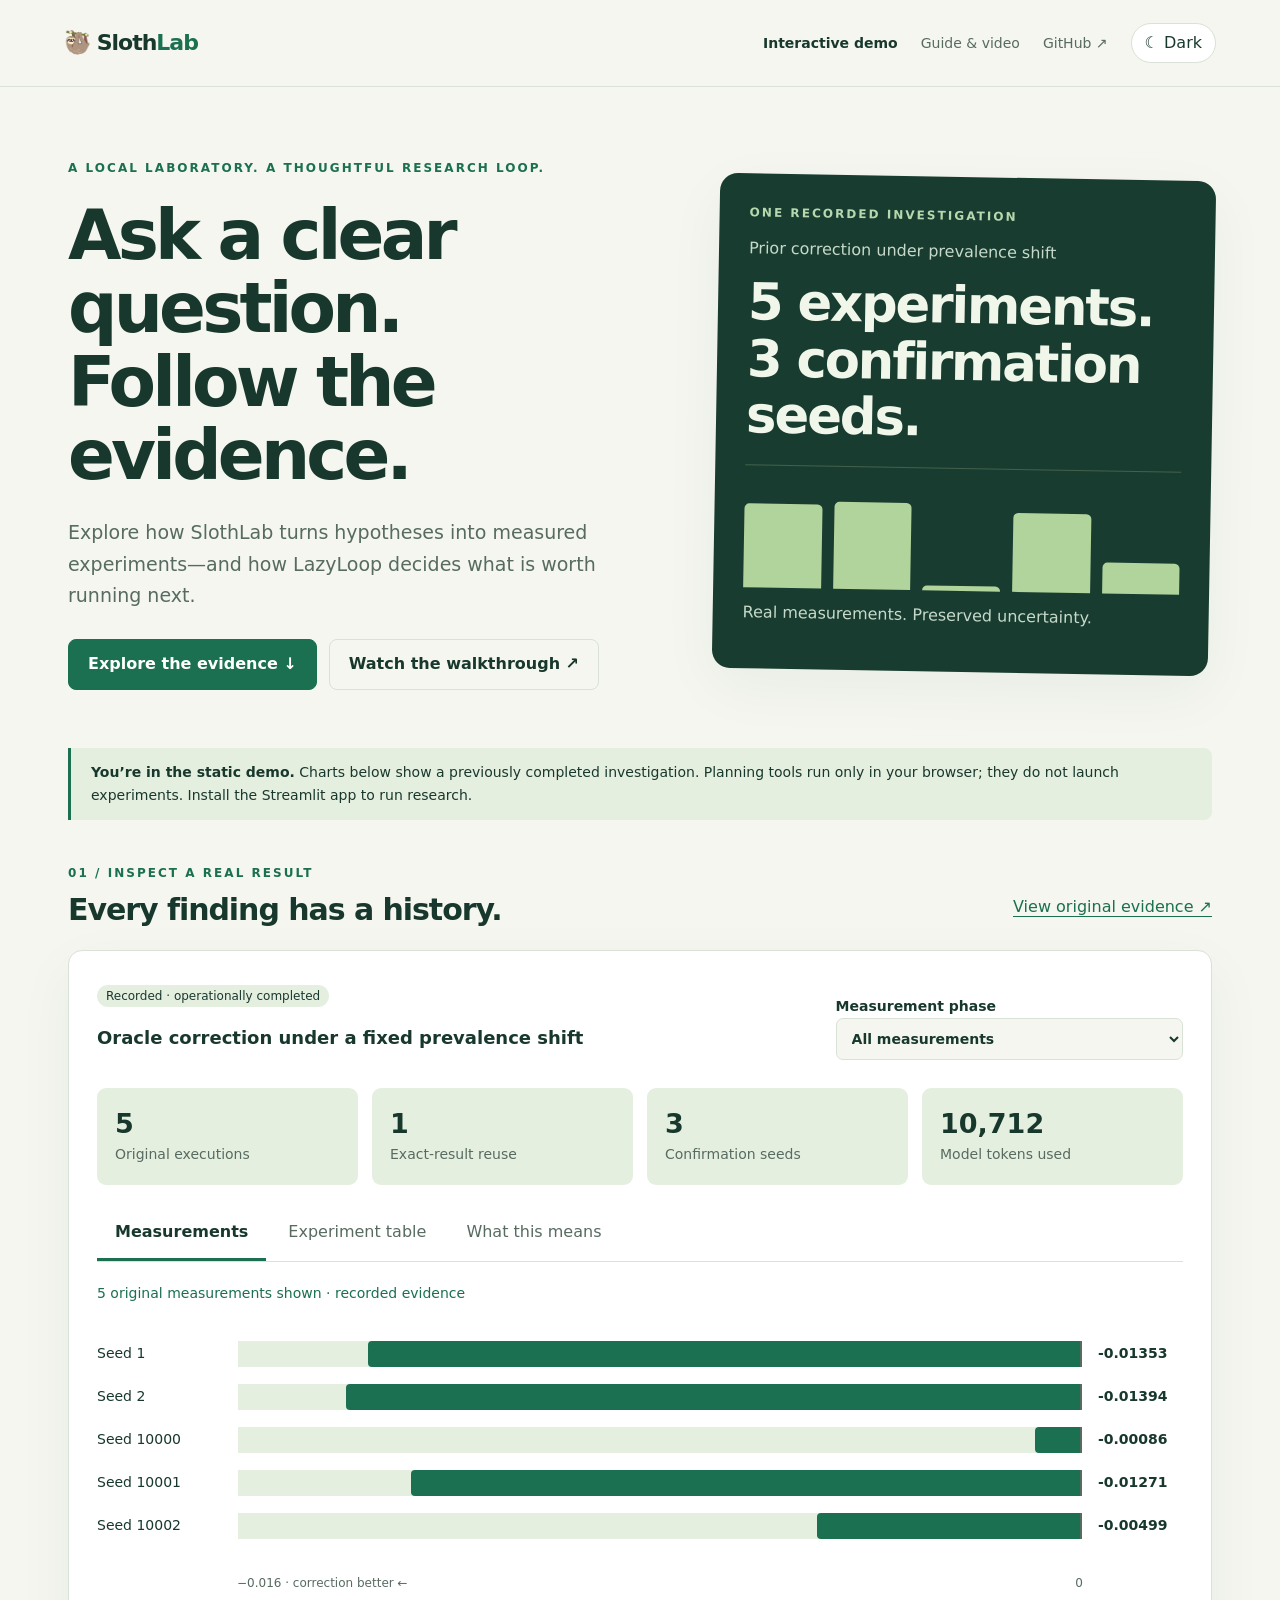
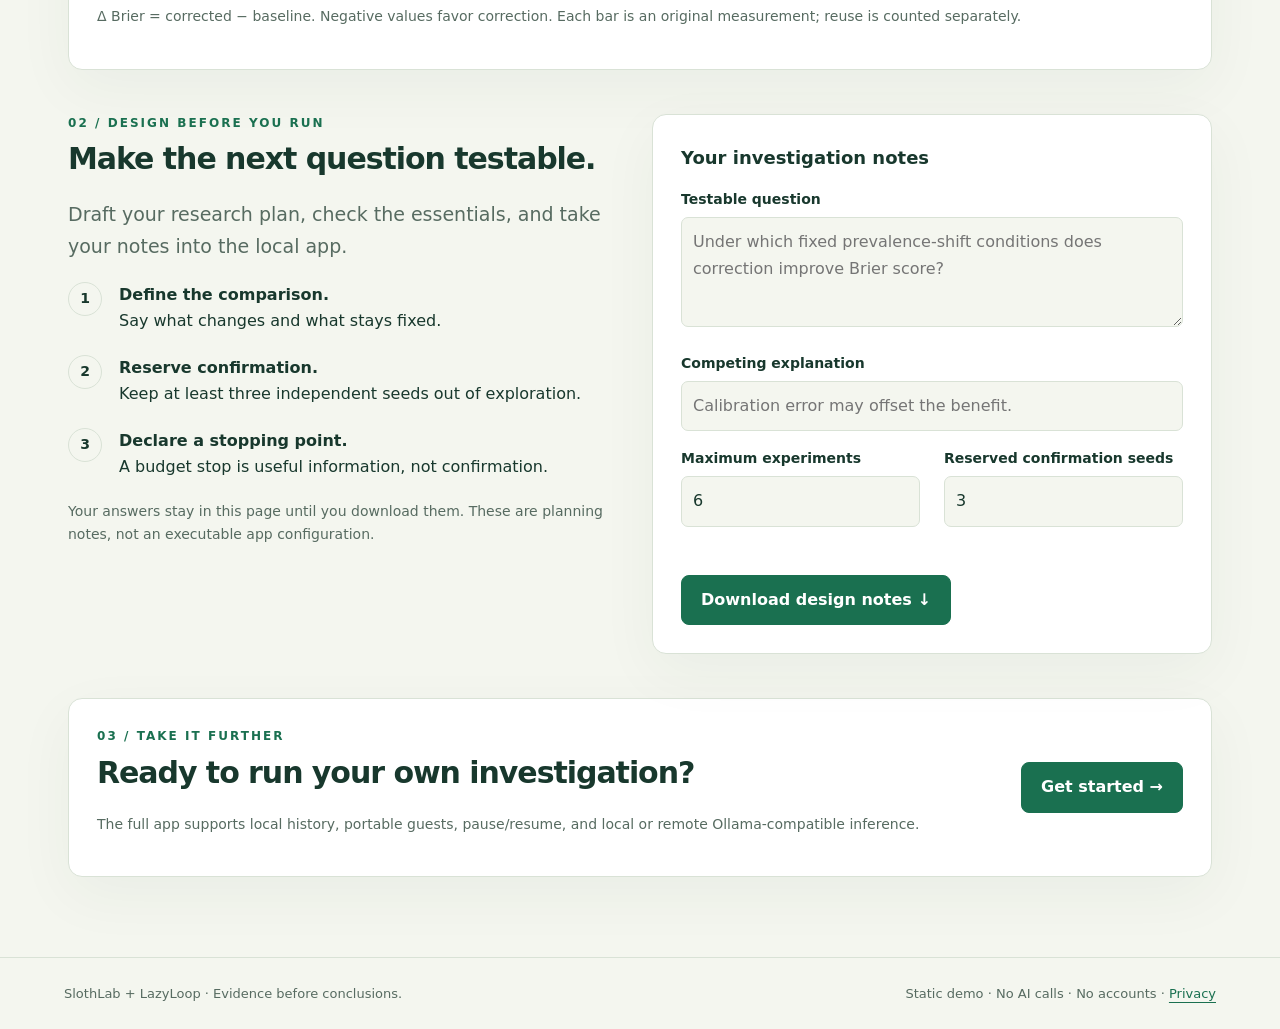
<file: site/index.html>
<!doctype html><html lang="en"><head><meta charset="utf-8"><meta name="viewport" content="width=device-width,initial-scale=1"><meta name="description" content="Explore SlothLab's recorded research evidence, plan an investigation, and learn the workflow."><title>Explore · SlothLab</title><link rel="stylesheet" href="style.css"><script src="app.js" defer></script></head><body><a class="skip" href="#main">Skip to content</a><header><a class="brand" href="index.html">🦥 Sloth<span>Lab</span></a><nav aria-label="Main navigation"><a href="index.html" aria-current="page">Interactive demo</a><a href="help.html">Guide & video</a><a href="https://github.com/mso-docs/LazyLab">GitHub ↗</a><button class="theme" id="theme" type="button" aria-label="Switch color theme">◐ Theme</button></nav></header><main id="main"><noscript><p class="notice">Enable JavaScript for evidence filters and design-note downloads. The guide and original evidence links remain available.</p></noscript><section class="hero"><div><div class="eyebrow">A local laboratory. A thoughtful research loop.</div><h1>Ask a clear question.<br>Follow the evidence.</h1><p class="lede">Explore how SlothLab turns hypotheses into measured experiments—and how LazyLoop decides what is worth running next.</p><div class="actions"><a class="button" href="#evidence">Explore the evidence ↓</a><a class="button secondary" href="help.html#video">Watch the walkthrough ↗</a></div></div><div class="preview"><div class="eyebrow">One recorded investigation</div><p>Prior correction under prevalence shift</p><div class="big">5 experiments.<br>3 confirmation seeds.</div><hr><div class="mini-bars" aria-hidden="true"><span style="height:84.592%"></span><span style="height:87.152%"></span><span style="height:5.347%"></span><span style="height:79.462%"></span><span style="height:31.192%"></span></div><p>Real measurements. Preserved uncertainty.</p></div></section><div class="notice"><strong>You’re in the static demo.</strong> Charts below show a previously completed investigation. Planning tools run only in your browser; they do not launch experiments. Install the Streamlit app to run research.</div>
<section class="section" id="evidence"><div class="section-top"><div><div class="eyebrow">01 / Inspect a real result</div><h2>Every finding has a history.</h2></div><a href="https://github.com/mso-docs/LazyLab/tree/main/docs/examples/complete-investigation">View original evidence ↗</a></div><div class="card"><div class="section-top"><div><span class="tag">Recorded · operationally completed</span><h3 style="margin-top:14px">Oracle correction under a fixed prevalence shift</h3></div><label style="min-width:190px">Measurement phase<select id="phase"><option value="all">All measurements</option><option value="exploratory">Exploration only</option><option value="confirmatory">Confirmation only</option></select></label></div><div class="stats"><div class="stat"><strong>5</strong><span>Original executions</span></div><div class="stat"><strong>1</strong><span>Exact-result reuse</span></div><div class="stat"><strong>3</strong><span>Confirmation seeds</span></div><div class="stat"><strong>10,712</strong><span>Model tokens used</span></div></div><div class="tabs" role="tablist" aria-label="Evidence views"><button role="tab" aria-selected="true" aria-controls="measurements" id="tab-measurements" data-panel="measurements">Measurements</button><button role="tab" aria-selected="false" aria-controls="experiment-table" id="tab-experiment-table" data-panel="experiment-table" tabindex="-1">Experiment table</button><button role="tab" aria-selected="false" aria-controls="interpretation" id="tab-interpretation" data-panel="interpretation" tabindex="-1">What this means</button></div><div id="load-status" class="status" role="status">Loading recorded evidence…</div><section id="measurements" role="tabpanel" aria-labelledby="tab-measurements"><div id="chart" class="chart" aria-label="Recorded delta Brier scores"></div><div class="axis"><span>−0.016 · correction better ←</span><span>0</span></div><p class="muted">Δ Brier = corrected − baseline. Negative values favor correction. Each bar is an original measurement; reuse is counted separately.</p></section><section id="experiment-table" role="tabpanel" aria-labelledby="tab-experiment-table" hidden><div class="table-wrap"><table><caption>Original measurements from the recorded investigation</caption><thead><tr><th>Seed</th><th>Phase</th><th>Baseline Brier</th><th>Corrected Brier</th><th>Δ Brier</th></tr></thead><tbody id="rows"></tbody></table></div></section><section id="interpretation" role="tabpanel" aria-labelledby="tab-interpretation" hidden><h3>A scoped result, not a universal law.</h3><p>Three reserved confirmation seeds supported consistent improvement for one synthetic condition. True evaluation prevalence was supplied as an oracle input.</p><p>Completion means the predeclared operational criteria passed. It does not establish that correction helps every dataset, or that autonomous research generally saves compute. Reusing a result does not create a new replication.</p><a href="help.html#research">How to design a careful investigation →</a></section></div></section>
<section class="section grid" id="planner"><div><div class="eyebrow">02 / Design before you run</div><h2>Make the next question testable.</h2><p class="lede">Draft your research plan, check the essentials, and take your notes into the local app.</p><div class="step"><b>1</b><p><strong>Define the comparison.</strong><br>Say what changes and what stays fixed.</p></div><div class="step"><b>2</b><p><strong>Reserve confirmation.</strong><br>Keep at least three independent seeds out of exploration.</p></div><div class="step"><b>3</b><p><strong>Declare a stopping point.</strong><br>A budget stop is useful information, not confirmation.</p></div><p class="muted">Your answers stay in this page until you download them. These are planning notes, not an executable app configuration.</p></div><form class="card" id="plan"><h3>Your investigation notes</h3><label for="question">Testable question</label><textarea id="question" required maxlength="1200" placeholder="Under which fixed prevalence-shift conditions does correction improve Brier score?"></textarea><label for="alternative">Competing explanation</label><input id="alternative" required maxlength="500" placeholder="Calibration error may offset the benefit."><div class="grid"><div><label for="budget">Maximum experiments</label><input id="budget" type="number" min="4" max="100" value="6" required></div><div><label for="seeds">Reserved confirmation seeds</label><input id="seeds" type="number" min="3" max="20" value="3" required></div></div><p id="plan-feedback" class="status" role="status"></p><button class="primary" type="submit">Download design notes ↓</button></form></section><section class="section card"><div class="section-top"><div><div class="eyebrow">03 / Take it further</div><h2>Ready to run your own investigation?</h2><p class="muted">The full app supports local history, portable guests, pause/resume, and local or remote Ollama-compatible inference.</p></div><a class="button" href="help.html#start">Get started →</a></div></section></main><footer><span>SlothLab + LazyLoop · Evidence before conclusions.</span><span>Static demo · No AI calls · No accounts · <a href="help.html#privacy">Privacy</a></span></footer></body></html>
</file>
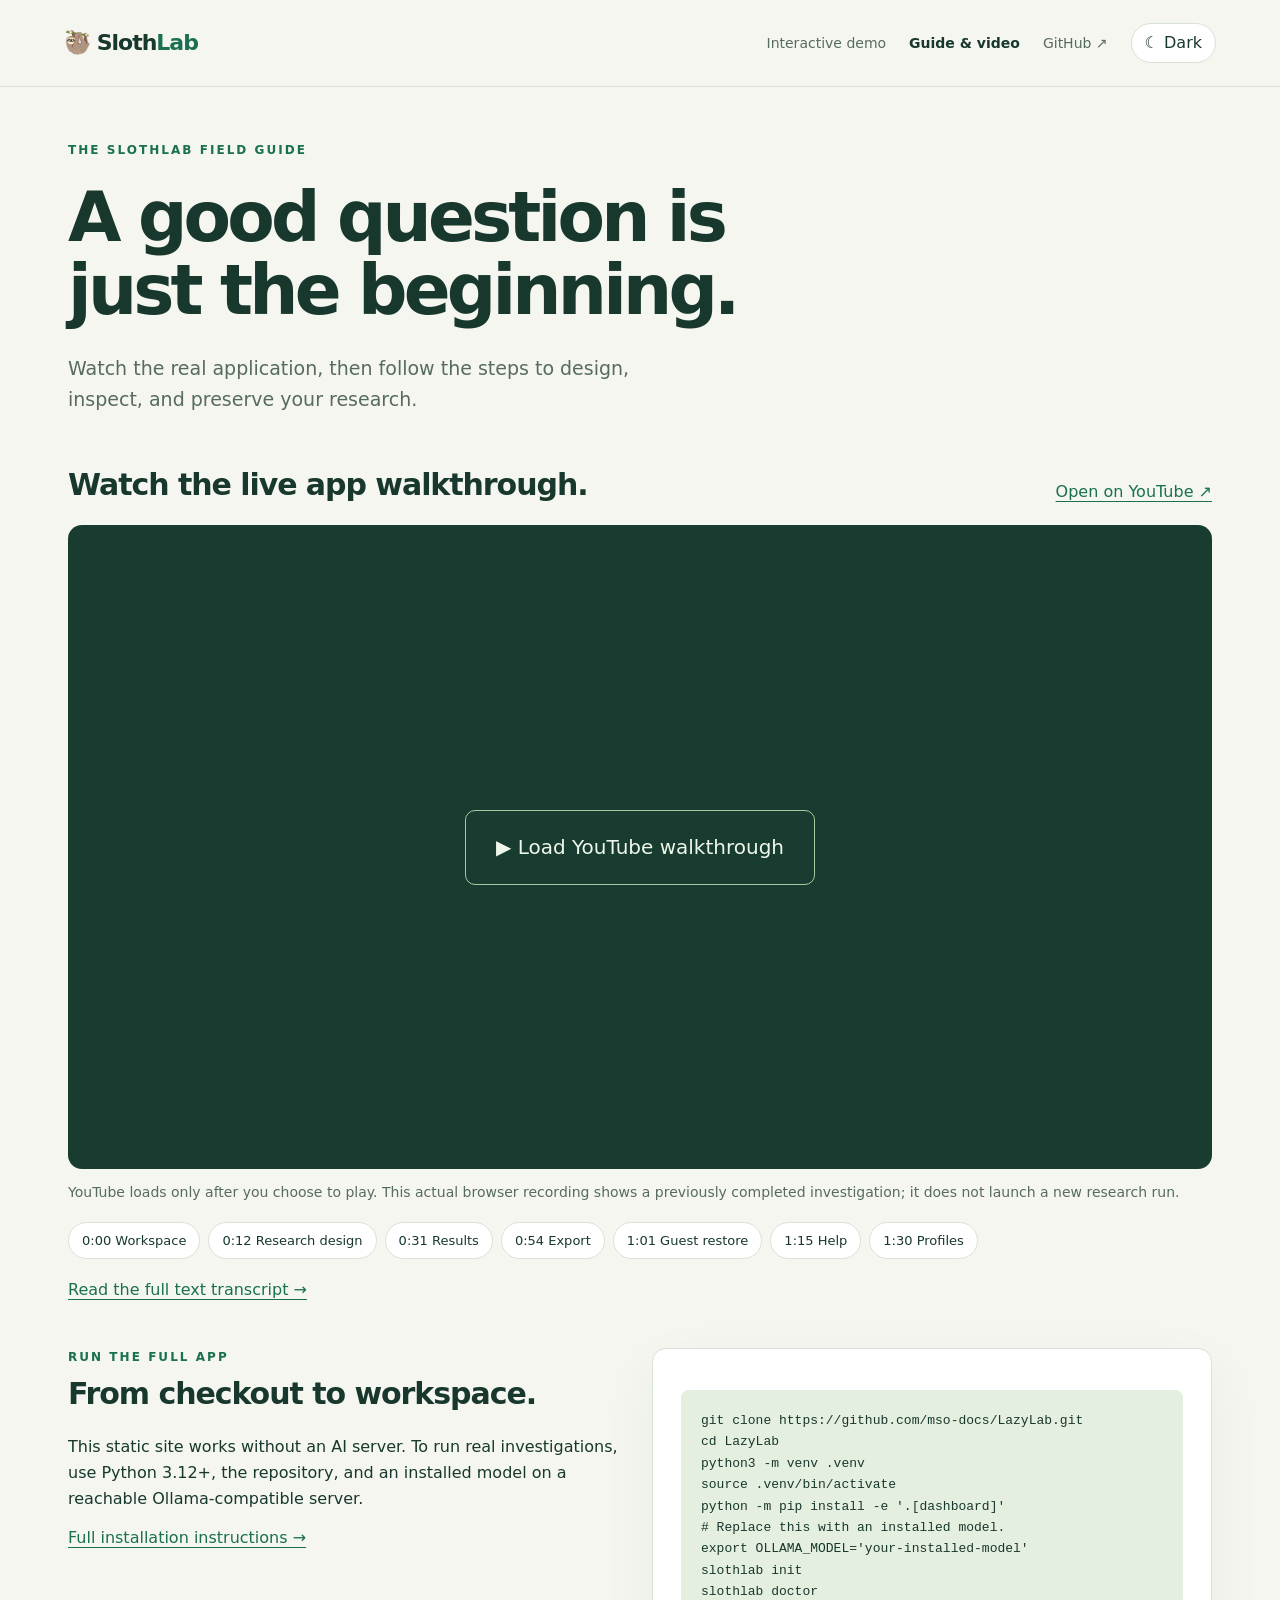
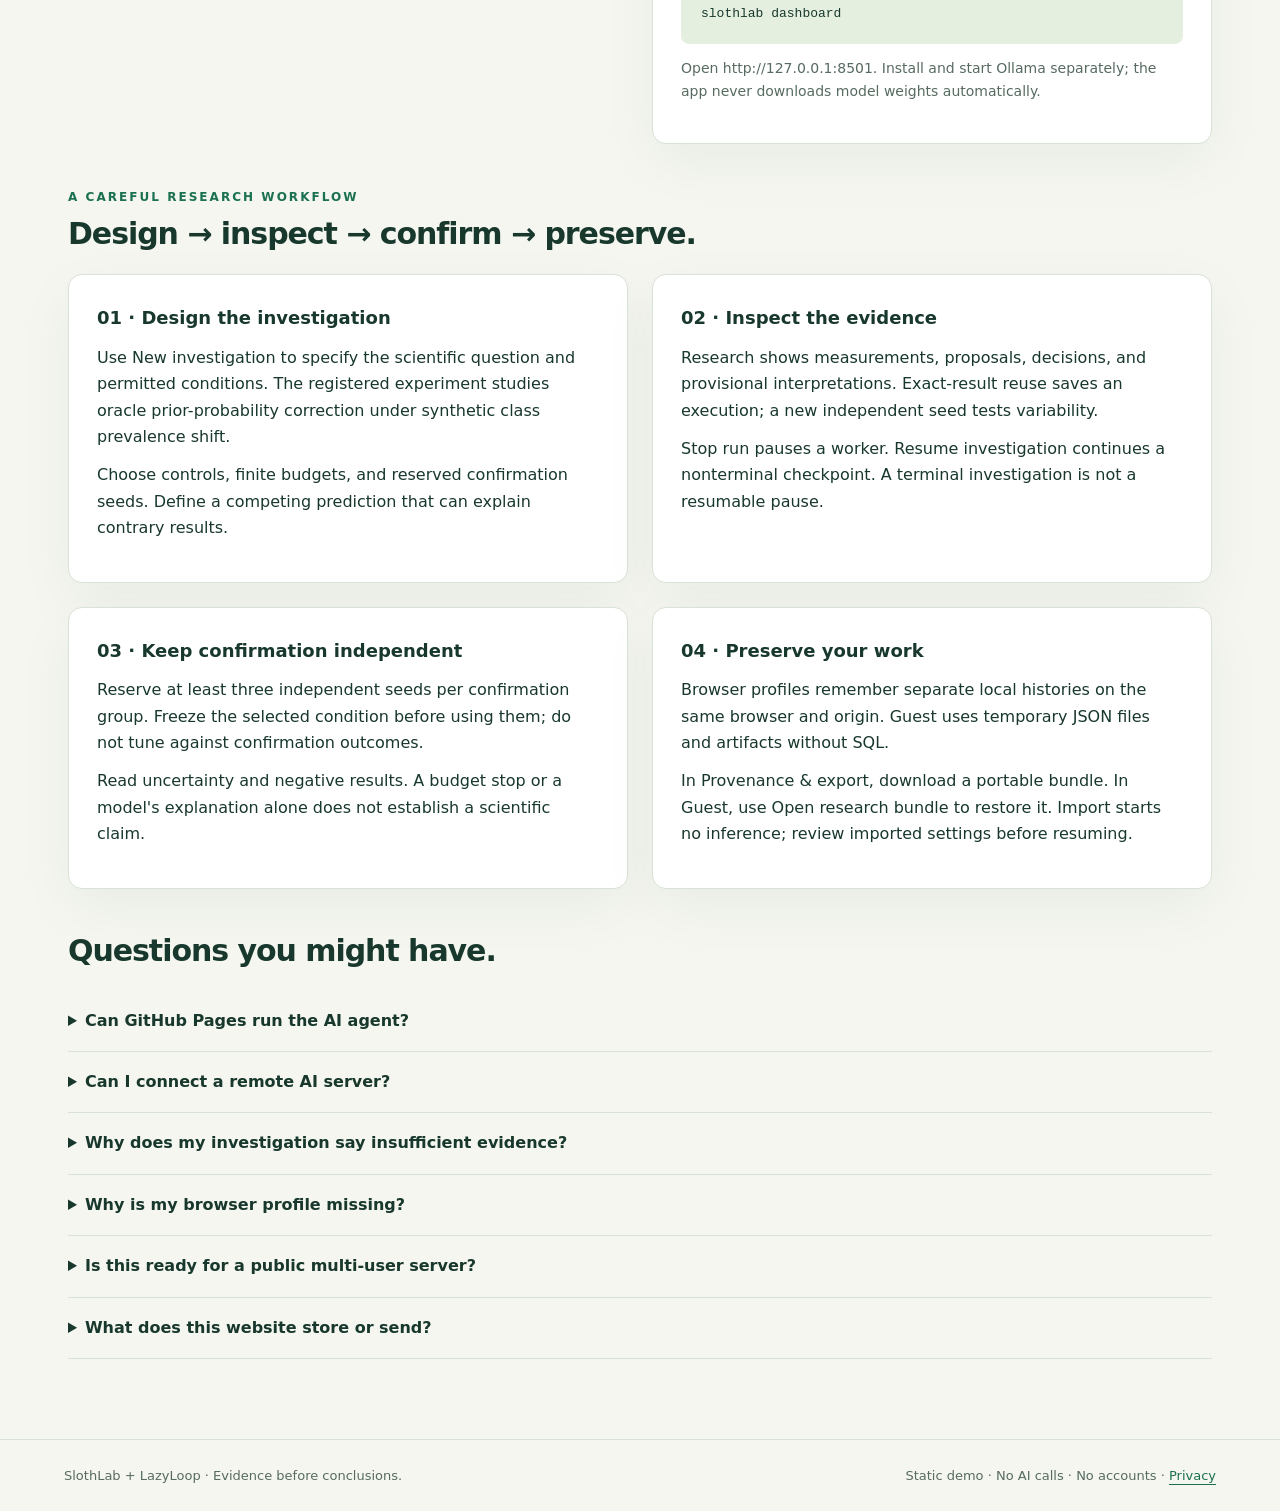
<file: site/help.html>
<!doctype html><html lang="en"><head><meta charset="utf-8"><meta name="viewport" content="width=device-width,initial-scale=1"><meta name="description" content="Explore SlothLab's recorded research evidence, plan an investigation, and learn the workflow."><title>Guide & video · SlothLab</title><link rel="stylesheet" href="style.css"><script src="app.js" defer></script></head><body><a class="skip" href="#main">Skip to content</a><header><a class="brand" href="index.html">🦥 Sloth<span>Lab</span></a><nav aria-label="Main navigation"><a href="index.html">Interactive demo</a><a href="help.html" aria-current="page">Guide & video</a><a href="https://github.com/mso-docs/LazyLab">GitHub ↗</a><button class="theme" id="theme" type="button" aria-label="Switch color theme">◐ Theme</button></nav></header><main id="main"><div class="eyebrow">The SlothLab field guide</div><h1>A good question is<br>just the beginning.</h1><p class="lede">Watch the real application, then follow the steps to design, inspect, and preserve your research.</p><section class="section" id="video"><div class="section-top"><h2>Watch the live app walkthrough.</h2><a href="https://youtu.be/UV3h4IRk3go">Open on YouTube ↗</a></div><div class="video-shell" id="video-player"><button id="load-video" type="button">▶ Load YouTube walkthrough</button></div><p class="muted">YouTube loads only after you choose to play. This actual browser recording shows a previously completed investigation; it does not launch a new research run.</p><div class="chapter-list" aria-label="Video chapters"><button data-start="0">0:00 Workspace</button><button data-start="12">0:12 Research design</button><button data-start="31">0:31 Results</button><button data-start="54">0:54 Export</button><button data-start="61">1:01 Guest restore</button><button data-start="75">1:15 Help</button><button data-start="90">1:30 Profiles</button></div><a href="https://github.com/mso-docs/LazyLab/blob/main/docs/media/slothlab-live-demo-transcript.md">Read the full text transcript →</a></section><section class="section grid" id="start"><div><div class="eyebrow">Run the full app</div><h2>From checkout to workspace.</h2><p>This static site works without an AI server. To run real investigations, use Python 3.12+, the repository, and an installed model on a reachable Ollama-compatible server.</p><a href="https://github.com/mso-docs/LazyLab#quick-start">Full installation instructions →</a></div><div class="card"><pre><code>git clone https://github.com/mso-docs/LazyLab.git
cd LazyLab
python3 -m venv .venv
source .venv/bin/activate
python -m pip install -e '.[dashboard]'
# Replace this with an installed model.
export OLLAMA_MODEL='your-installed-model'
slothlab init
slothlab doctor
slothlab dashboard</code></pre><p class="muted">Open http://127.0.0.1:8501. Install and start Ollama separately; the app never downloads model weights automatically.</p></div></section><section class="section" id="research"><div class="eyebrow">A careful research workflow</div><h2>Design → inspect → confirm → preserve.</h2><div class="grid"><div class="card"><h3>01 · Design the investigation</h3><p>Use New investigation to specify the scientific question and permitted conditions. The registered experiment studies oracle prior-probability correction under synthetic class prevalence shift.</p><p>Choose controls, finite budgets, and reserved confirmation seeds. Define a competing prediction that can explain contrary results.</p></div><div class="card"><h3>02 · Inspect the evidence</h3><p>Research shows measurements, proposals, decisions, and provisional interpretations. Exact-result reuse saves an execution; a new independent seed tests variability.</p><p>Stop run pauses a worker. Resume investigation continues a nonterminal checkpoint. A terminal investigation is not a resumable pause.</p></div><div class="card"><h3>03 · Keep confirmation independent</h3><p>Reserve at least three independent seeds per confirmation group. Freeze the selected condition before using them; do not tune against confirmation outcomes.</p><p>Read uncertainty and negative results. A budget stop or a model's explanation alone does not establish a scientific claim.</p></div><div class="card"><h3>04 · Preserve your work</h3><p>Browser profiles remember separate local histories on the same browser and origin. Guest uses temporary JSON files and artifacts without SQL.</p><p>In Provenance & export, download a portable bundle. In Guest, use Open research bundle to restore it. Import starts no inference; review imported settings before resuming.</p></div></div></section><section class="section"><h2>Questions you might have.</h2><details><summary>Can GitHub Pages run the AI agent?</summary><p>No. This is a static evidence explorer and planning tool. Python experiments and AI requests run through the separately installed Streamlit app.</p></details><details><summary>Can I connect a remote AI server?</summary><p>Yes, through a reachable Ollama-compatible HTTP(S) base URL. Model discovery checks installed models. Research context goes to that server; experiments and files remain on the app host. Generic OpenAI/Anthropic APIs and authenticated gateways are not implemented.</p></details><details><summary>Why does my investigation say insufficient evidence?</summary><p>A planning limit, exhausted budget, mixed measurements, or missing independent confirmation can prevent a justified conclusion. Review the termination reason and recorded evidence. Completion is scoped to the finite protocol.</p></details><details><summary>Why is my browser profile missing?</summary><p>Local profiles depend on browser storage and the same origin. A different browser, port, hostname, or clearing storage loses the remembered locator. Clearing that locator does not delete server-side research files. Export bundles before switching environments.</p></details><details><summary>Is this ready for a public multi-user server?</summary><p>The full application is intended for a trusted single-user loopback installation. Optional identity hooks do not make it a reviewed multi-tenant service.</p></details><details id="privacy"><summary>What does this website store or send?</summary><p>The static site stores only your theme preference locally. Research-plan text stays in page memory unless you download it. No analytics or AI requests are made. YouTube receives a request only after you click a playback or chapter button. Downloaded notes and research bundles can contain your own research and should be reviewed before sharing.</p></details></section></main><footer><span>SlothLab + LazyLoop · Evidence before conclusions.</span><span>Static demo · No AI calls · No accounts · <a href="help.html#privacy">Privacy</a></span></footer></body></html>
</file>
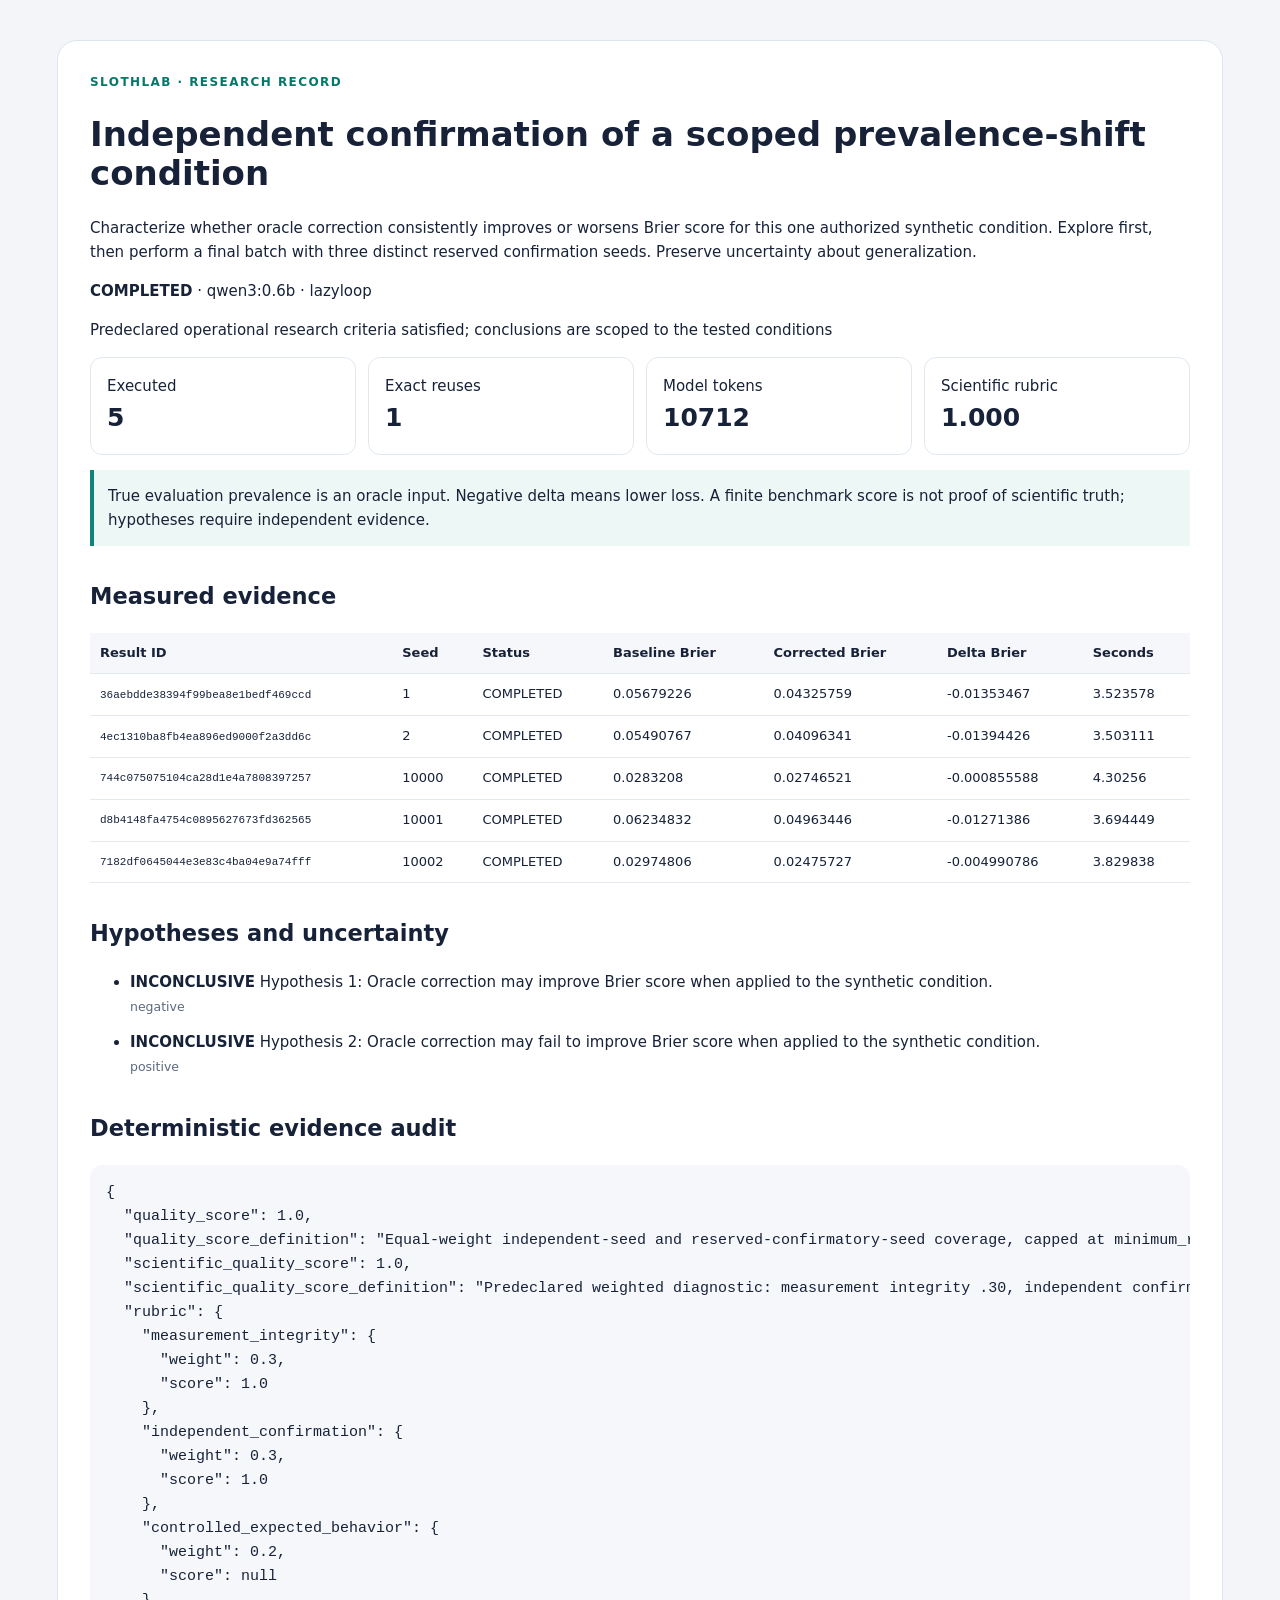
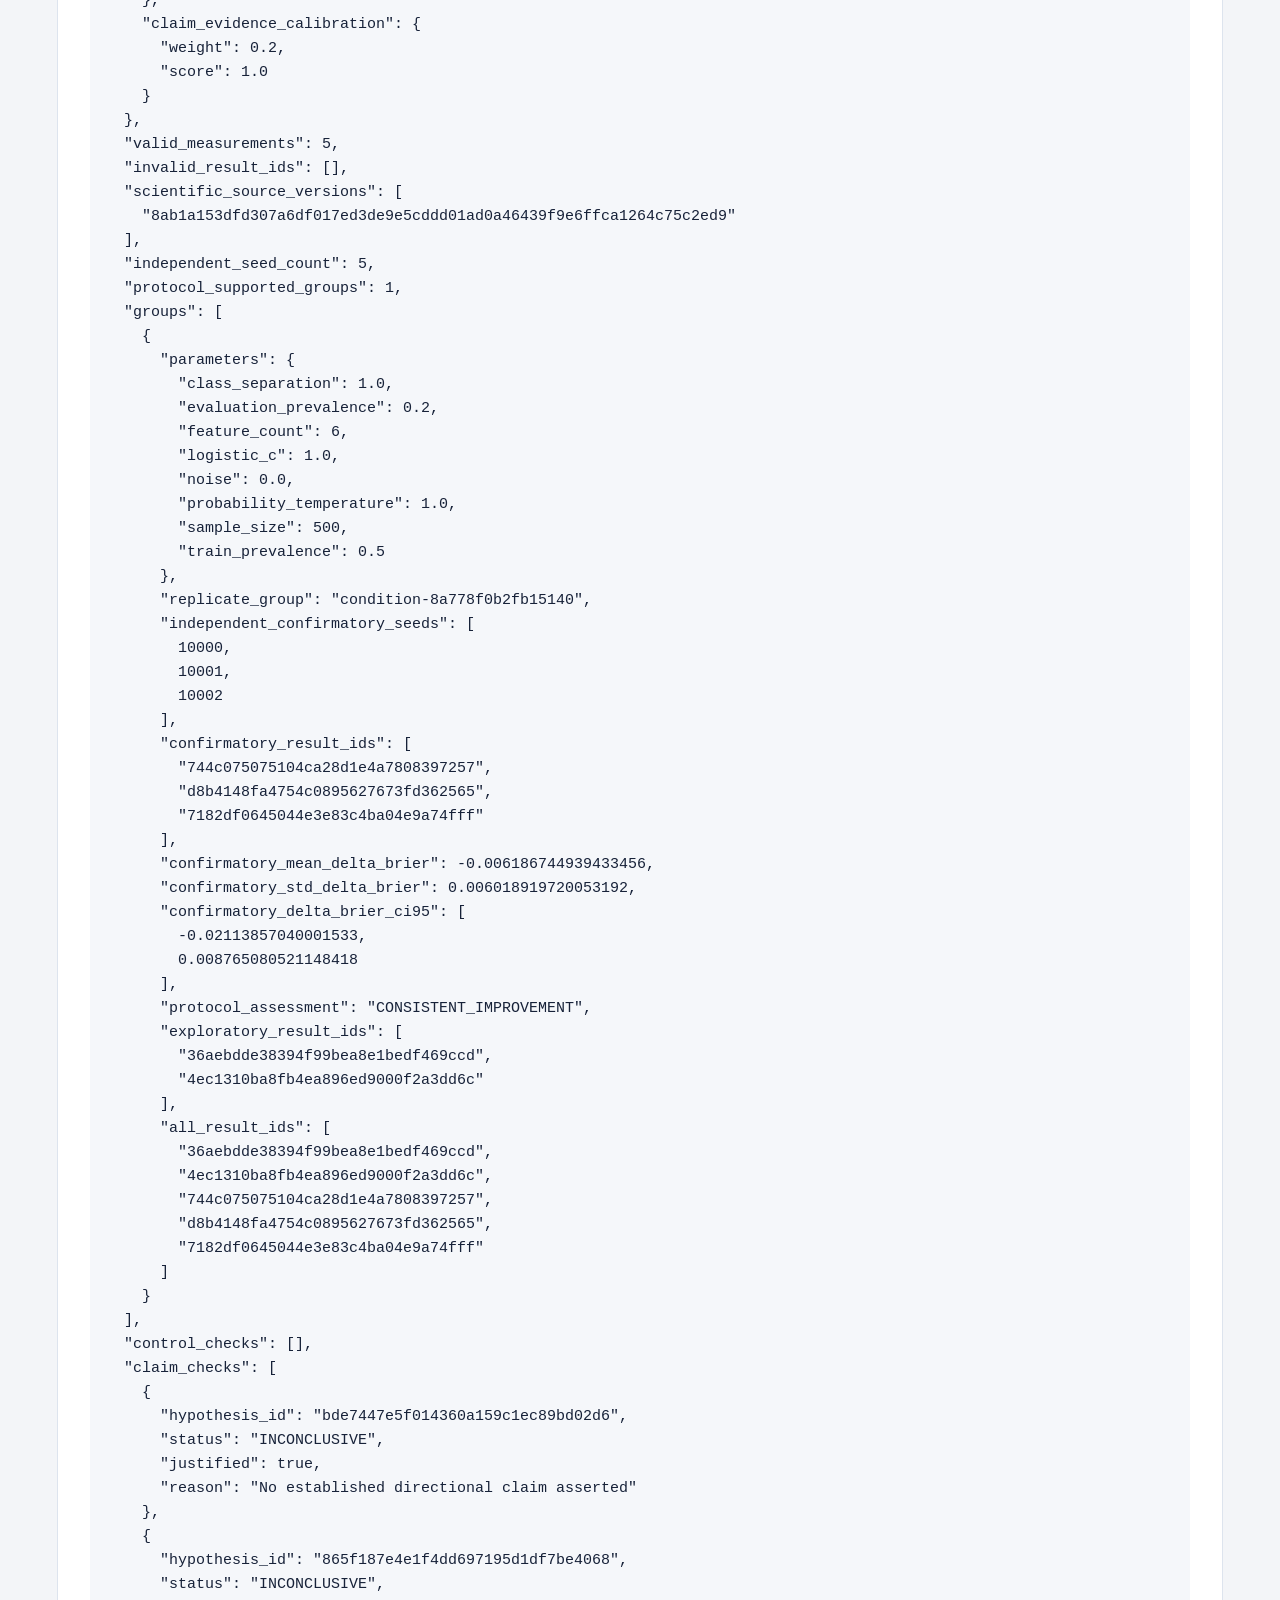
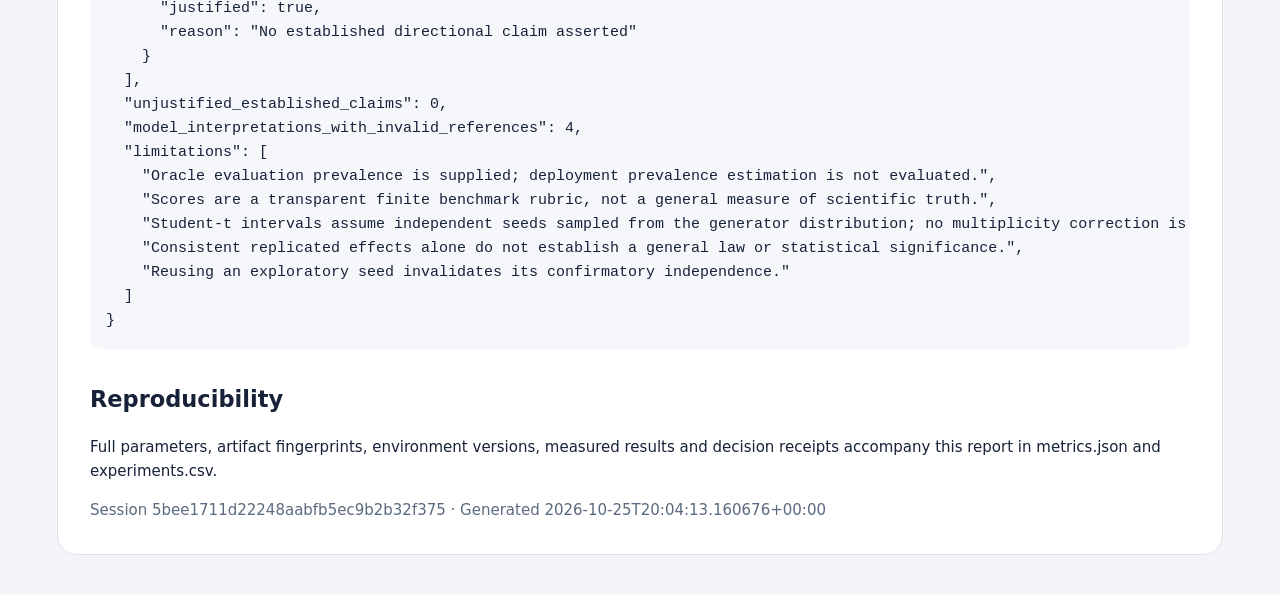
<file: docs/examples/complete-investigation/report.html>
<!doctype html><html lang="en"><meta charset="utf-8"><meta name="viewport" content="width=device-width,initial-scale=1"><title>SlothLab research report</title>
<style>body{font:15px/1.6 system-ui,sans-serif;background:#f3f5f8;color:#172239;margin:0}main{max-width:1100px;margin:40px auto;padding:32px;background:white;border:1px solid #dde4ee;border-radius:20px}.eyebrow{color:#06786b;font-weight:700;letter-spacing:.12em;font-size:12px}h1{font-size:34px;line-height:1.15}h2{margin-top:32px}.cards{display:flex;gap:12px;flex-wrap:wrap}.card{flex:1;min-width:160px;border:1px solid #e0e7ef;border-radius:12px;padding:16px}.card b{display:block;font-size:25px}.note{background:#edf7f5;border-left:4px solid #108577;padding:14px}table{width:100%;border-collapse:collapse;font-size:13px}th,td{padding:10px;text-align:left;border-bottom:1px solid #e4e9f0}td:first-child{font:11px monospace;word-break:break-all}th{background:#f5f7fa}small,footer{color:#5b6a7f}pre{overflow:auto;background:#f5f7fa;padding:16px;border-radius:12px}li{margin:12px 0}@media print{body{background:white}main{margin:0;border:0;padding:0}}</style>
<main><div class="eyebrow">SLOTHLAB · RESEARCH RECORD</div><h1>Independent confirmation of a scoped prevalence-shift condition</h1><p>Characterize whether oracle correction consistently improves or worsens Brier score for this one authorized synthetic condition. Explore first, then perform a final batch with three distinct reserved confirmation seeds. Preserve uncertainty about generalization.</p>
<p><strong>COMPLETED</strong> · qwen3:0.6b · lazyloop</p><p>Predeclared operational research criteria satisfied; conclusions are scoped to the tested conditions</p>
<div class="cards"><div class="card">Executed<b>5</b></div><div class="card">Exact reuses<b>1</b></div><div class="card">Model tokens<b>10712</b></div><div class="card">Scientific rubric<b>1.000</b></div></div>
<p class="note">True evaluation prevalence is an oracle input. Negative delta means lower loss. A finite benchmark score is not proof of scientific truth; hypotheses require independent evidence.</p>
<h2>Measured evidence</h2><div style="overflow:auto"><table><thead><tr><th>Result ID</th><th>Seed</th><th>Status</th><th>Baseline Brier</th><th>Corrected Brier</th><th>Delta Brier</th><th>Seconds</th></tr></thead><tbody><tr><td>36aebdde38394f99bea8e1bedf469ccd</td><td>1</td><td>COMPLETED</td><td>0.05679226</td><td>0.04325759</td><td>-0.01353467</td><td>3.523578</td></tr><tr><td>4ec1310ba8fb4ea896ed9000f2a3dd6c</td><td>2</td><td>COMPLETED</td><td>0.05490767</td><td>0.04096341</td><td>-0.01394426</td><td>3.503111</td></tr><tr><td>744c075075104ca28d1e4a7808397257</td><td>10000</td><td>COMPLETED</td><td>0.0283208</td><td>0.02746521</td><td>-0.000855588</td><td>4.30256</td></tr><tr><td>d8b4148fa4754c0895627673fd362565</td><td>10001</td><td>COMPLETED</td><td>0.06234832</td><td>0.04963446</td><td>-0.01271386</td><td>3.694449</td></tr><tr><td>7182df0645044e3e83c4ba04e9a74fff</td><td>10002</td><td>COMPLETED</td><td>0.02974806</td><td>0.02475727</td><td>-0.004990786</td><td>3.829838</td></tr></tbody></table></div>
<h2>Hypotheses and uncertainty</h2><ul><li><strong>INCONCLUSIVE</strong> Hypothesis 1: Oracle correction may improve Brier score when applied to the synthetic condition.<br><small>negative</small></li><li><strong>INCONCLUSIVE</strong> Hypothesis 2: Oracle correction may fail to improve Brier score when applied to the synthetic condition.<br><small>positive</small></li></ul><h2>Deterministic evidence audit</h2><pre>{
  &quot;quality_score&quot;: 1.0,
  &quot;quality_score_definition&quot;: &quot;Equal-weight independent-seed and reserved-confirmatory-seed coverage, capped at minimum_replications. Coverage is not scientific truth.&quot;,
  &quot;scientific_quality_score&quot;: 1.0,
  &quot;scientific_quality_score_definition&quot;: &quot;Predeclared weighted diagnostic: measurement integrity .30, independent confirmation .30, applicable no-shift identity controls .20, claim/evidence calibration .20; inapplicable components are excluded and remaining weights renormalized. No valid measurements scores zero.&quot;,
  &quot;rubric&quot;: {
    &quot;measurement_integrity&quot;: {
      &quot;weight&quot;: 0.3,
      &quot;score&quot;: 1.0
    },
    &quot;independent_confirmation&quot;: {
      &quot;weight&quot;: 0.3,
      &quot;score&quot;: 1.0
    },
    &quot;controlled_expected_behavior&quot;: {
      &quot;weight&quot;: 0.2,
      &quot;score&quot;: null
    },
    &quot;claim_evidence_calibration&quot;: {
      &quot;weight&quot;: 0.2,
      &quot;score&quot;: 1.0
    }
  },
  &quot;valid_measurements&quot;: 5,
  &quot;invalid_result_ids&quot;: [],
  &quot;scientific_source_versions&quot;: [
    &quot;8ab1a153dfd307a6df017ed3de9e5cddd01ad0a46439f9e6ffca1264c75c2ed9&quot;
  ],
  &quot;independent_seed_count&quot;: 5,
  &quot;protocol_supported_groups&quot;: 1,
  &quot;groups&quot;: [
    {
      &quot;parameters&quot;: {
        &quot;class_separation&quot;: 1.0,
        &quot;evaluation_prevalence&quot;: 0.2,
        &quot;feature_count&quot;: 6,
        &quot;logistic_c&quot;: 1.0,
        &quot;noise&quot;: 0.0,
        &quot;probability_temperature&quot;: 1.0,
        &quot;sample_size&quot;: 500,
        &quot;train_prevalence&quot;: 0.5
      },
      &quot;replicate_group&quot;: &quot;condition-8a778f0b2fb15140&quot;,
      &quot;independent_confirmatory_seeds&quot;: [
        10000,
        10001,
        10002
      ],
      &quot;confirmatory_result_ids&quot;: [
        &quot;744c075075104ca28d1e4a7808397257&quot;,
        &quot;d8b4148fa4754c0895627673fd362565&quot;,
        &quot;7182df0645044e3e83c4ba04e9a74fff&quot;
      ],
      &quot;confirmatory_mean_delta_brier&quot;: -0.006186744939433456,
      &quot;confirmatory_std_delta_brier&quot;: 0.006018919720053192,
      &quot;confirmatory_delta_brier_ci95&quot;: [
        -0.02113857040001533,
        0.008765080521148418
      ],
      &quot;protocol_assessment&quot;: &quot;CONSISTENT_IMPROVEMENT&quot;,
      &quot;exploratory_result_ids&quot;: [
        &quot;36aebdde38394f99bea8e1bedf469ccd&quot;,
        &quot;4ec1310ba8fb4ea896ed9000f2a3dd6c&quot;
      ],
      &quot;all_result_ids&quot;: [
        &quot;36aebdde38394f99bea8e1bedf469ccd&quot;,
        &quot;4ec1310ba8fb4ea896ed9000f2a3dd6c&quot;,
        &quot;744c075075104ca28d1e4a7808397257&quot;,
        &quot;d8b4148fa4754c0895627673fd362565&quot;,
        &quot;7182df0645044e3e83c4ba04e9a74fff&quot;
      ]
    }
  ],
  &quot;control_checks&quot;: [],
  &quot;claim_checks&quot;: [
    {
      &quot;hypothesis_id&quot;: &quot;bde7447e5f014360a159c1ec89bd02d6&quot;,
      &quot;status&quot;: &quot;INCONCLUSIVE&quot;,
      &quot;justified&quot;: true,
      &quot;reason&quot;: &quot;No established directional claim asserted&quot;
    },
    {
      &quot;hypothesis_id&quot;: &quot;865f187e4e1f4dd697195d1df7be4068&quot;,
      &quot;status&quot;: &quot;INCONCLUSIVE&quot;,
      &quot;justified&quot;: true,
      &quot;reason&quot;: &quot;No established directional claim asserted&quot;
    }
  ],
  &quot;unjustified_established_claims&quot;: 0,
  &quot;model_interpretations_with_invalid_references&quot;: 4,
  &quot;limitations&quot;: [
    &quot;Oracle evaluation prevalence is supplied; deployment prevalence estimation is not evaluated.&quot;,
    &quot;Scores are a transparent finite benchmark rubric, not a general measure of scientific truth.&quot;,
    &quot;Student-t intervals assume independent seeds sampled from the generator distribution; no multiplicity correction is applied.&quot;,
    &quot;Consistent replicated effects alone do not establish a general law or statistical significance.&quot;,
    &quot;Reusing an exploratory seed invalidates its confirmatory independence.&quot;
  ]
}</pre>
<h2>Reproducibility</h2><p>Full parameters, artifact fingerprints, environment versions, measured results and decision receipts accompany this report in metrics.json and experiments.csv.</p><footer>Session 5bee1711d22248aabfb5ec9b2b32f375 · Generated 2026-10-25T20:04:13.160676+00:00</footer></main></html>
</file>
<file: site/style.css>
:root{color-scheme:light;--bg:#f4f6ef;--surface:#fff;--ink:#18382d;--muted:#576b61;--line:#d9e2d6;--accent:#1a7050;--soft:#e5efdf;--hero:#183d30;--shadow:0 18px 60px #18382d0c}*{box-sizing:border-box}html{scroll-behavior:smooth}body{margin:0;background:var(--bg);color:var(--ink);font:16px/1.65 system-ui,sans-serif}body.dark{color-scheme:dark;--bg:#101e19;--surface:#182b23;--ink:#edf4e8;--muted:#afc1b3;--line:#344d3d;--accent:#a9ddb0;--soft:#263f2e;--hero:#203f30;--shadow:none}a{color:var(--accent);text-underline-offset:4px}button,input,select,textarea{font:inherit}button,a,input,select,textarea{outline-offset:5px}button{cursor:pointer}header{display:flex;align-items:center;justify-content:space-between;gap:24px;padding:23px 5vw;border-bottom:1px solid var(--line)}.brand{font-size:22px;font-weight:800;color:var(--ink);text-decoration:none;letter-spacing:-1px}.brand span{color:var(--accent)}nav{display:flex;gap:23px;align-items:center;flex-wrap:wrap}nav a{font-size:14px;text-decoration:none;color:var(--muted)}nav a[aria-current]{color:var(--ink);font-weight:750}.theme{border:1px solid var(--line);border-radius:30px;background:var(--surface);color:var(--ink);padding:6px 13px}main{max-width:1200px;margin:auto;padding:54px 28px 80px}.eyebrow{font-size:12px;letter-spacing:.17em;font-weight:750;text-transform:uppercase;color:var(--accent)}hero,.hero{display:grid;grid-template-columns:1.2fr 1fr;gap:52px;align-items:center;padding:18px 0 58px}h1{font-size:clamp(42px,5.4vw,70px);line-height:1.06;letter-spacing:-.055em;margin:20px 0 25px;font-weight:750}h2{font-size:30px;line-height:1.2;letter-spacing:-.035em;margin:8px 0 22px}h3{font-size:18px;margin:0 0 10px}p{margin:12px 0}.lede{font-size:19px;color:var(--muted);max-width:620px}.actions{display:flex;flex-wrap:wrap;gap:12px;margin-top:28px}.button,button.primary{display:inline-block;padding:11px 19px;border-radius:8px;border:1px solid var(--accent);background:var(--accent);color:var(--surface);font-weight:650;text-decoration:none}body.dark .button,body.dark button.primary{color:#14291e}.button.secondary{background:transparent;color:var(--ink);border-color:var(--line)}.notice{border-left:3px solid var(--accent);padding:13px 20px;background:var(--soft);font-size:14px;border-radius:0 8px 8px 0;color:var(--ink)}.preview{background:var(--hero);border-radius:18px;color:#f0f6e9;padding:30px;box-shadow:var(--shadow);transform:rotate(1deg)}.preview .eyebrow{color:#b7d8af}.preview .big{font-size:52px;font-weight:750;line-height:1.1;letter-spacing:-.04em}.preview p{color:#c7d9ca}.preview hr{border:0;border-top:1px solid #43614c;margin:22px 0}.mini-bars{display:flex;align-items:end;gap:12px;height:100px}.mini-bars span{background:#b1d39c;flex:1;border-radius:5px 5px 0 0}.section{margin-top:44px}.section-top{display:flex;justify-content:space-between;align-items:center;gap:20px}.card{background:var(--surface);padding:28px;border:1px solid var(--line);border-radius:14px;box-shadow:var(--shadow)}.grid{display:grid;grid-template-columns:1fr 1fr;gap:24px}.stats{display:grid;grid-template-columns:repeat(4,1fr);gap:14px;margin:22px 0}.stat{background:var(--soft);border-radius:9px;padding:18px}.stat strong{display:block;font-size:27px;line-height:1.3}.stat span,.muted{color:var(--muted);font-size:14px}.tabs{display:flex;gap:4px;border-bottom:1px solid var(--line);margin:20px 0}.tabs button{border:0;background:transparent;padding:12px 18px;color:var(--muted);border-bottom:3px solid transparent}.tabs button[aria-selected=true]{color:var(--ink);border-bottom-color:var(--accent);font-weight:750}.chart{padding:18px 0}.bar-row{display:grid;grid-template-columns:125px 1fr 85px;align-items:center;gap:16px;margin:17px 0;font-size:14px}.bar-track{height:26px;display:flex;justify-content:flex-end;background:var(--soft);border-right:2px solid var(--muted)}.bar{background:var(--accent);border-radius:4px 0 0 4px}.axis{display:flex;justify-content:space-between;margin:0 100px 0 140px;color:var(--muted);font-size:12px}table{border-collapse:collapse;width:100%;font-size:14px}th,td{text-align:left;padding:12px;border-bottom:1px solid var(--line)}.table-wrap{overflow:auto}label{display:block;font-size:14px;font-weight:650;margin:16px 0 6px}input,select,textarea{width:100%;padding:11px;border:1px solid var(--line);background:var(--bg);color:var(--ink);border-radius:7px}textarea{min-height:110px;resize:vertical}small{color:var(--muted)}.step{display:flex;gap:17px;margin:20px 0}.step b{display:flex;align-items:center;justify-content:center;min-width:34px;height:34px;border:1px solid var(--line);border-radius:50%;font-size:14px}.step p{margin:0}.video-shell{aspect-ratio:16/9;background:var(--hero);border-radius:14px;overflow:hidden;display:flex;align-items:center;justify-content:center;text-align:center;color:#edf6e9}.video-shell iframe{width:100%;height:100%;border:0}.video-shell button{background:transparent;color:inherit;border:1px solid #a6c99f;border-radius:10px;padding:20px 30px;font-size:20px}.chapter-list{display:flex;gap:8px;flex-wrap:wrap;margin:18px 0}.chapter-list button{border:1px solid var(--line);border-radius:22px;background:var(--surface);color:var(--ink);padding:7px 13px;font-size:13px}details{border-bottom:1px solid var(--line);padding:17px 0}summary{cursor:pointer;font-weight:650}pre{background:var(--soft);padding:20px;border-radius:8px;overflow:auto;font-size:13px}code{font-family:ui-monospace,monospace}footer{border-top:1px solid var(--line);padding:25px 5vw;display:flex;justify-content:space-between;gap:20px;color:var(--muted);font-size:13px}.skip{position:absolute;top:-100px;left:10px}.skip:focus{top:10px;background:var(--surface);padding:10px;z-index:5}[hidden]{display:none!important}.status{min-height:24px;color:var(--accent);font-size:14px}.tag{font-size:12px;padding:4px 9px;background:var(--soft);border-radius:20px}button:disabled{opacity:.6;cursor:wait}@media(max-width:760px){header{align-items:flex-start;flex-direction:column;gap:12px}nav{gap:16px}.hero,.grid{grid-template-columns:1fr}.hero{gap:28px;padding-bottom:22px}.preview{transform:none}.stats{grid-template-columns:1fr 1fr}main{padding:30px 18px}.card{padding:20px}.section-top{align-items:flex-start;flex-direction:column}.bar-row{grid-template-columns:78px 1fr 62px;gap:8px;font-size:12px}.axis{margin-left:85px;margin-right:70px}footer{flex-direction:column}.tabs button{padding:10px}.lede{font-size:17px}}
.hero>*,.grid>*{min-width:0}.preview .big{font-size:clamp(36px,4vw,52px)}@media(max-width:760px){.hero,.grid{grid-template-columns:minmax(0,1fr)}.tabs button{min-width:0;flex:1;padding:10px 6px;font-size:13px}}
</file>
